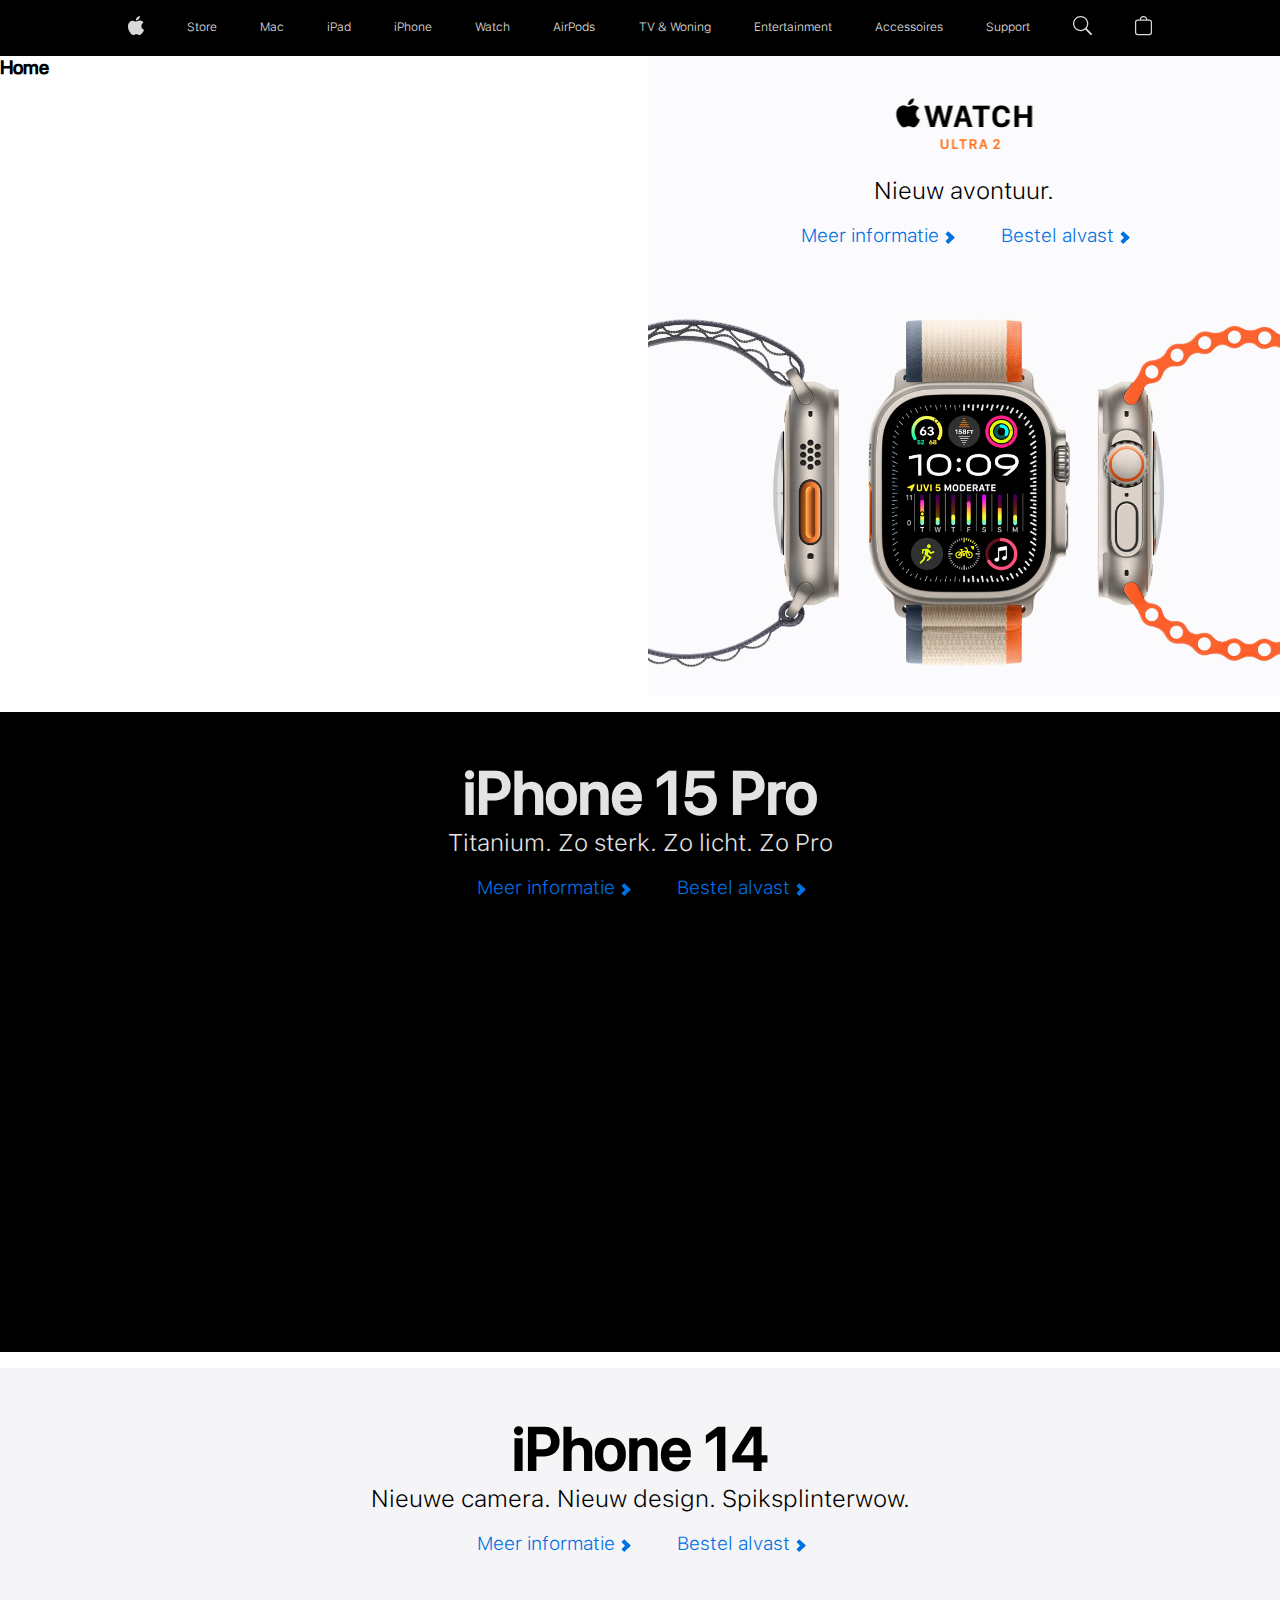
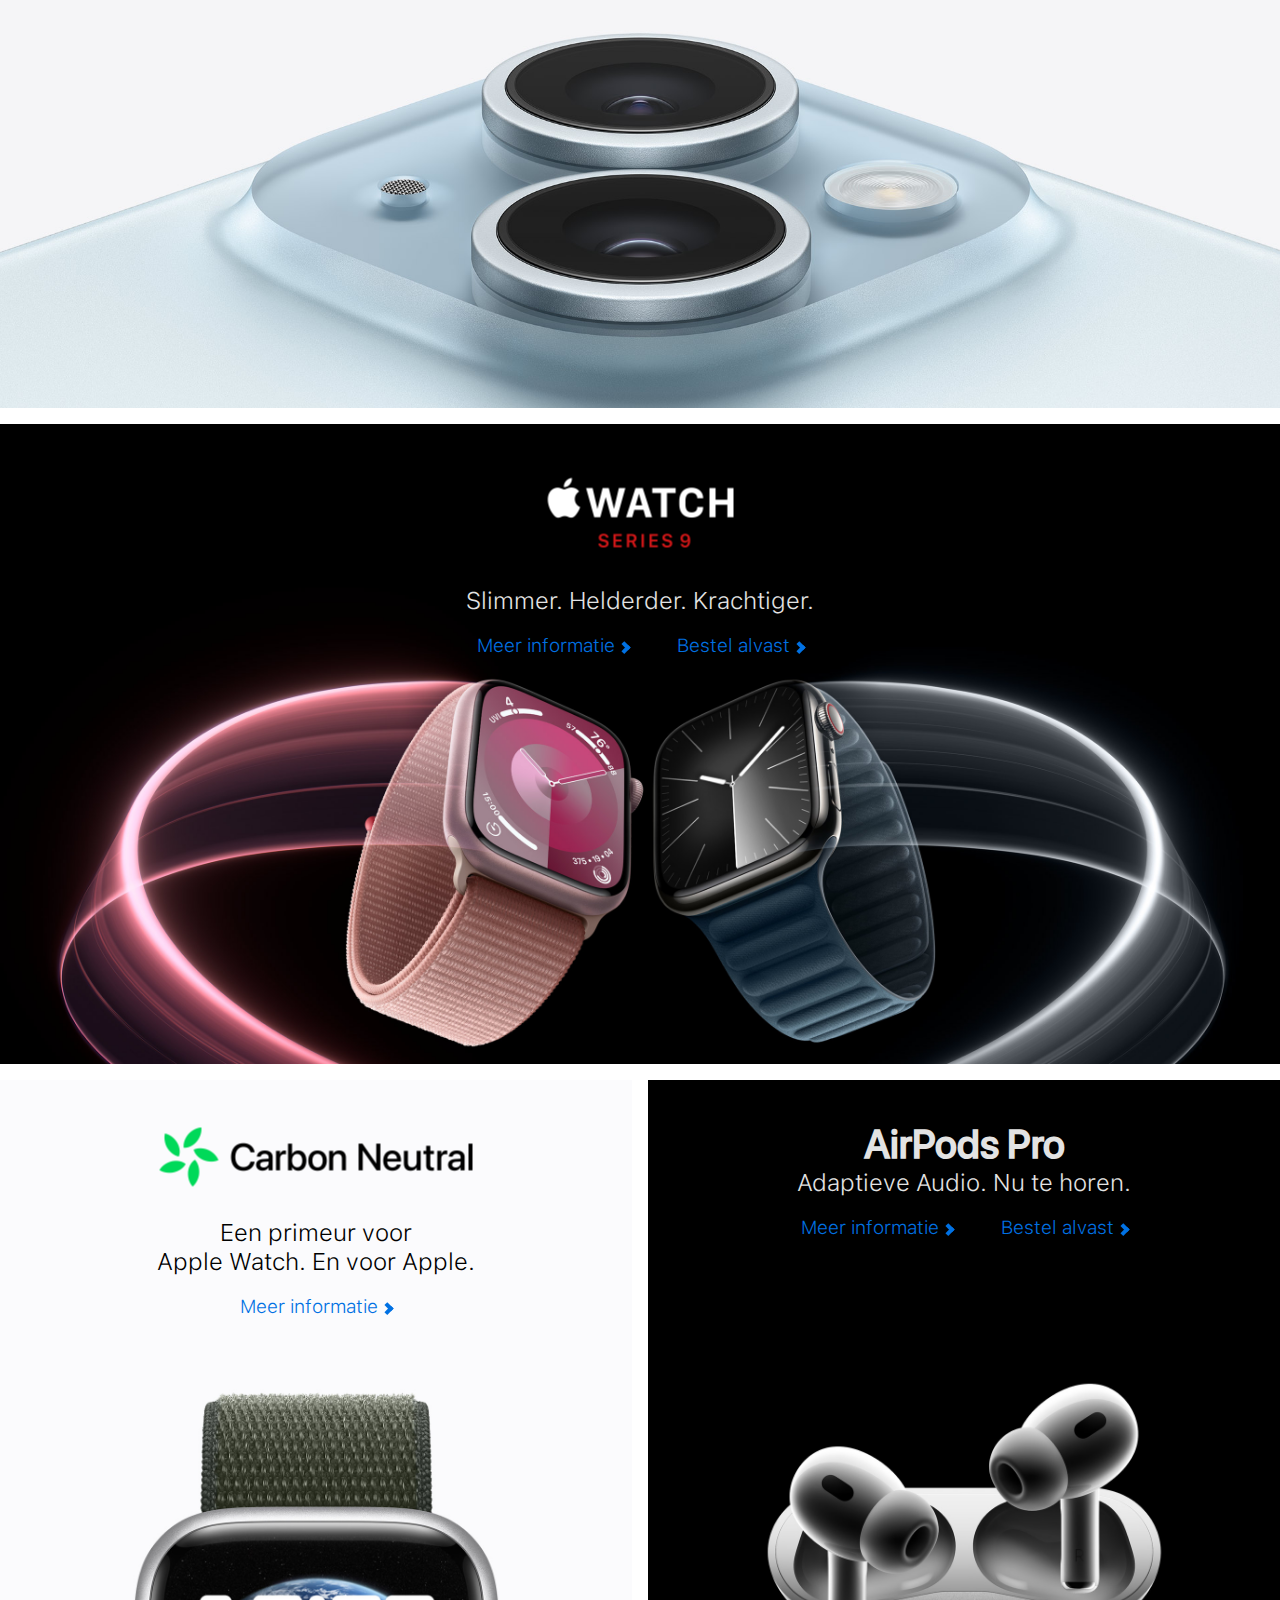
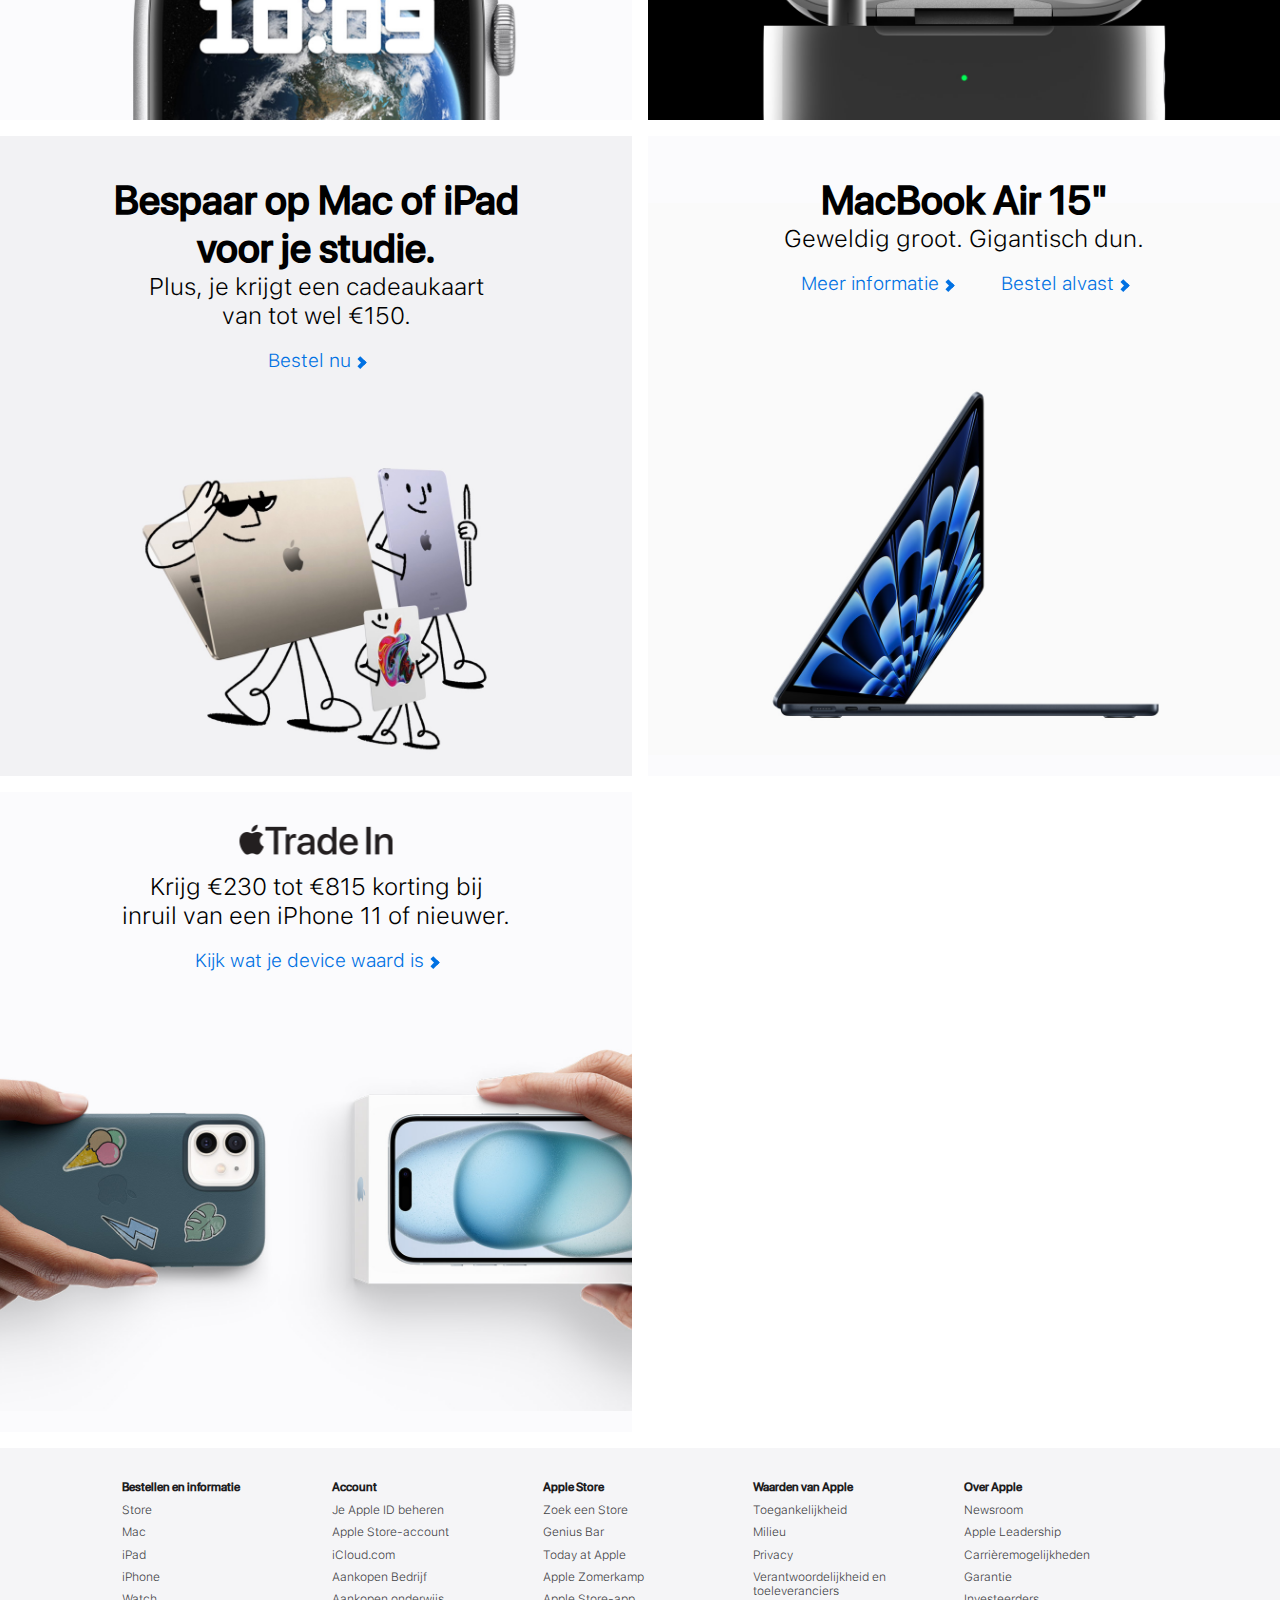
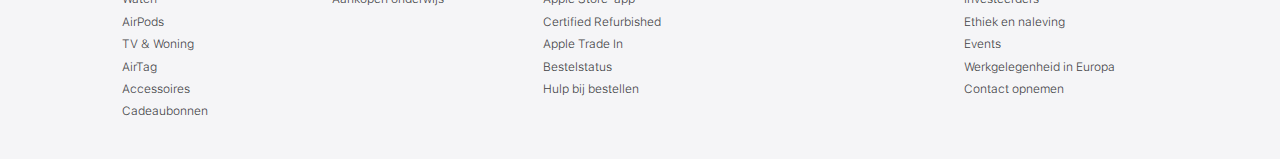
<file: index.html>
<!doctype html>
<html lang="nl">

<head>
	<meta charset="UTF-8">
	<meta name="author" content="jouw naam">
	<meta name="viewport" content="width=device-width, initial-scale=1">

	<title>Home - Apple (NL)</title>

	<link href="styles/style.css" rel="stylesheet">
	<link rel="icon" type="image/svg+xml" href="images/favicon.svg">
</head>

<body class="home">

	<header>
		<script defer src="scripts/script.js"></script>
		<nav aria-label="Hoofdmenu">
			<ul>
				<li><img src="./images/iconen/apple.logo.svg" alt="Apple logo"></li>
				<li><a href="iphone_14.html">Store</a></li>
				<li><a href="iphone_14.html">Mac</a></li>
				<li><a href="iphone_14.html">iPad</a></li>
				<li><a href="iphone_14.html">iPhone</a></li>
				<li><a href="iphone_14.html">Watch</a></li>
				<li><a href="iphone_14.html">AirPods</a></li>
				<li><a href="iphone_14.html">TV & Woning</a></li>
				<li><a href="iphone_14.html">Entertainment</a></li>
				<li><a href="iphone_14.html">Accessoires</a></li>
				<li><a href="iphone_14.html">Support</a></li>
				<li><img src="./images/iconen/glass.svg" alt="Zoek knop"></li>
				<li><img src="./images/iconen/bag.svg" alt="Winkelmandje"></li>
				<li><img src="./images/iconen/pause.svg" alt="Menu"></li>
			</ul>
		</nav>
	</header>

	<main>
		<h1>Home</h1>
		<article>
			<h2>iPhone 15 Pro</h2>
			<p>Titanium. Zo sterk. Zo licht. Zo Pro</p>
			<div>
			<a href="iphone_14.html"><p>Meer informatie <span></span></p></a>
			<a href="iphone_14.html"><p>Bestel alvast <span></span></p></a>
			</div>
		</article>

		<article>
			<h2>iPhone 14</h2>
			<p>Nieuwe camera. Nieuw design. Spiksplinterwow.</p>
			<div>
			<a href="iphone_14.html"><p>Meer informatie <span></span></p></a>
			<a href="iphone_14.html"><p>Bestel alvast <span></span></p></a>
			</div>
		</article>

		<article>
			<div><img src="./images/home/series.png" alt="Zoek knop"></div>
			<p>Slimmer. Helderder. Krachtiger.</p>
			<div>
			<a href="iphone_14.html"><p>Meer informatie <span></span></p></a>
			<a href="iphone_14.html"><p>Bestel alvast <span></span></p></a>
			</div>
		</article>

		<article>
			<div><img src="./images/home/ultra_logo.png" alt="Zoek knop"></div>
			<p>Nieuw avontuur.</p>
			<div>
			<a href="iphone_14.html"><p>Meer informatie <span></span></p></a>
			<a href="iphone_14.html"><p>Bestel alvast <span></span></p></a>
			</div>
		</article>

		<article>
			<div><img src="./images/home/carbon_logo.png" alt="Zoek knop"></div>
			<p>Een primeur voor <br>Apple Watch. En voor Apple.</p>
			<div>
			<a href="iphone_14.html"><p>Meer informatie <span></span></p></a>
			</div>
		</article>

		<article>
			<h2>AirPods Pro</h2>
			<p>Adaptieve Audio. Nu te horen.</p>
			<div>
			<a href="iphone_14.html"><p>Meer informatie <span></span></p></a>
			<a href="iphone_14.html"><p>Bestel alvast <span></span></p></a>
			</div>
		</article>

		<article>
			<h2>Bespaar op Mac of iPad <br>voor je studie.</h2>
			<p>Plus, je krijgt een cadeaukaart <br>van tot wel €150.</p>
			<div>
			<a href="iphone_14.html"><p>Bestel nu <span></span></p></a>
			</div>
		</article>

		<article>
			<h2>MacBook Air 15"</h2>
			<p>Geweldig groot. Gigantisch dun.</p>
			<div>
				<a href="iphone_14.html"><p>Meer informatie <span></span></p></a>
				<a href="iphone_14.html"><p>Bestel alvast <span></span></p></a>
			</div>
		</article>

		<article>
			<div><img src="./images/home/trade.png" alt="Zoek knop"></div>
			<p>Krijg €230 tot €815 korting bij <br>inruil van een iPhone 11 of nieuwer.</p>
			<div>
			<a href="iphone_14.html"><p>Kijk wat je device waard is <span></span></p></a>
			</div>
		</article>

	</main>

	<footer>
		<section>


			<section>
				<h3>Bestellen en informatie</h3>
				<a href="iphone_14.html"><p>Store</p></a>
				<a href="iphone_14.html"><p>Mac</p></a>
				<a href="iphone_14.html"><p>iPad</p></a>
				<a href="iphone_14.html"><p>iPhone</p></a>
				<a href="iphone_14.html"><p>Watch</p></a>
				<a href="iphone_14.html"><p>AirPods</p></a>
				<a href="iphone_14.html"><p>TV & Woning</p></a>
				<a href="iphone_14.html"><p>AirTag</p></a>
				<a href="iphone_14.html"><p>Accessoires</p></a>
				<a href="iphone_14.html"><p>Cadeaubonnen</p></a>
				<img src="./images/iconen/plus.svg" alt="Vouw menu uit">
			</section>

			<section>
				<h3>Account</h3>
				<a href="iphone_14.html"><p>Je Apple ID beheren</p></a>
				<a href="iphone_14.html"><p>Apple Store-account</p></a>
				<a href="iphone_14.html"><p>iCloud.com</p></a>
				<a href="iphone_14.html"><p>Aankopen Bedrijf</p></a>
				<a href="iphone_14.html"><p>Aankopen onderwijs</p></a>
				<img src="./images/iconen/plus.svg" alt="Vouw menu uit">
			</section>

			<section>
				<h3>Apple Store</h3>
				<a href="iphone_14.html"><p>Zoek een Store</p></a>
				<a href="iphone_14.html"><p>Genius Bar</p></a>
				<a href="iphone_14.html"><p>Today at Apple</p></a>
				<a href="iphone_14.html"><p>Apple Zomerkamp</p></a>
				<a href="iphone_14.html"><p>Apple Store-app</p></a>
				<a href="iphone_14.html"><p>Certified Refurbished</p></a>
				<a href="iphone_14.html"><p>Apple Trade In</p></a>
				<a href="iphone_14.html"><p>Bestelstatus</p></a>
				<a href="iphone_14.html"><p>Hulp bij bestellen</p></a>
				<img src="./images/iconen/plus.svg" alt="Vouw menu uit">
			</section>

			<section>
				<h3>Waarden van Apple</h3>
				<a href="iphone_14.html"><p>Toegankelijkheid</p></a>					
				<a href="iphone_14.html"><p>Milieu</p></a>
				<a href="iphone_14.html"><p>Privacy</p></a>
				<a href="iphone_14.html"><p>Verantwoordelijkheid en toeleveranciers</p></a>
				<img src="./images/iconen/plus.svg" alt="Vouw menu uit">
			</section>

			<section>
				<h3>Over Apple</h3>
				<a href="iphone_14.html"><p>Newsroom</p></a>
				<a href="iphone_14.html"><p>Apple Leadership</p></a>
				<a href="iphone_14.html"><p>Carrièremogelijkheden</p></a>
				<a href="iphone_14.html"><p>Garantie</p></a>
				<a href="iphone_14.html"><p>Investeerders</p></a>
				<a href="iphone_14.html"><p>Ethiek en naleving</p></a>						
				<a href="iphone_14.html"><p>Events</p></a>
				<a href="iphone_14.html"><p>Werkgelegenheid in Europa</p></a>
				<a href="iphone_14.html"><p>Contact opnemen</p></a>
				<img src="./images/iconen/plus.svg" alt="Vouw menu uit">
			</section>


		</section>
	</footer>

</body>

</html>
</file>
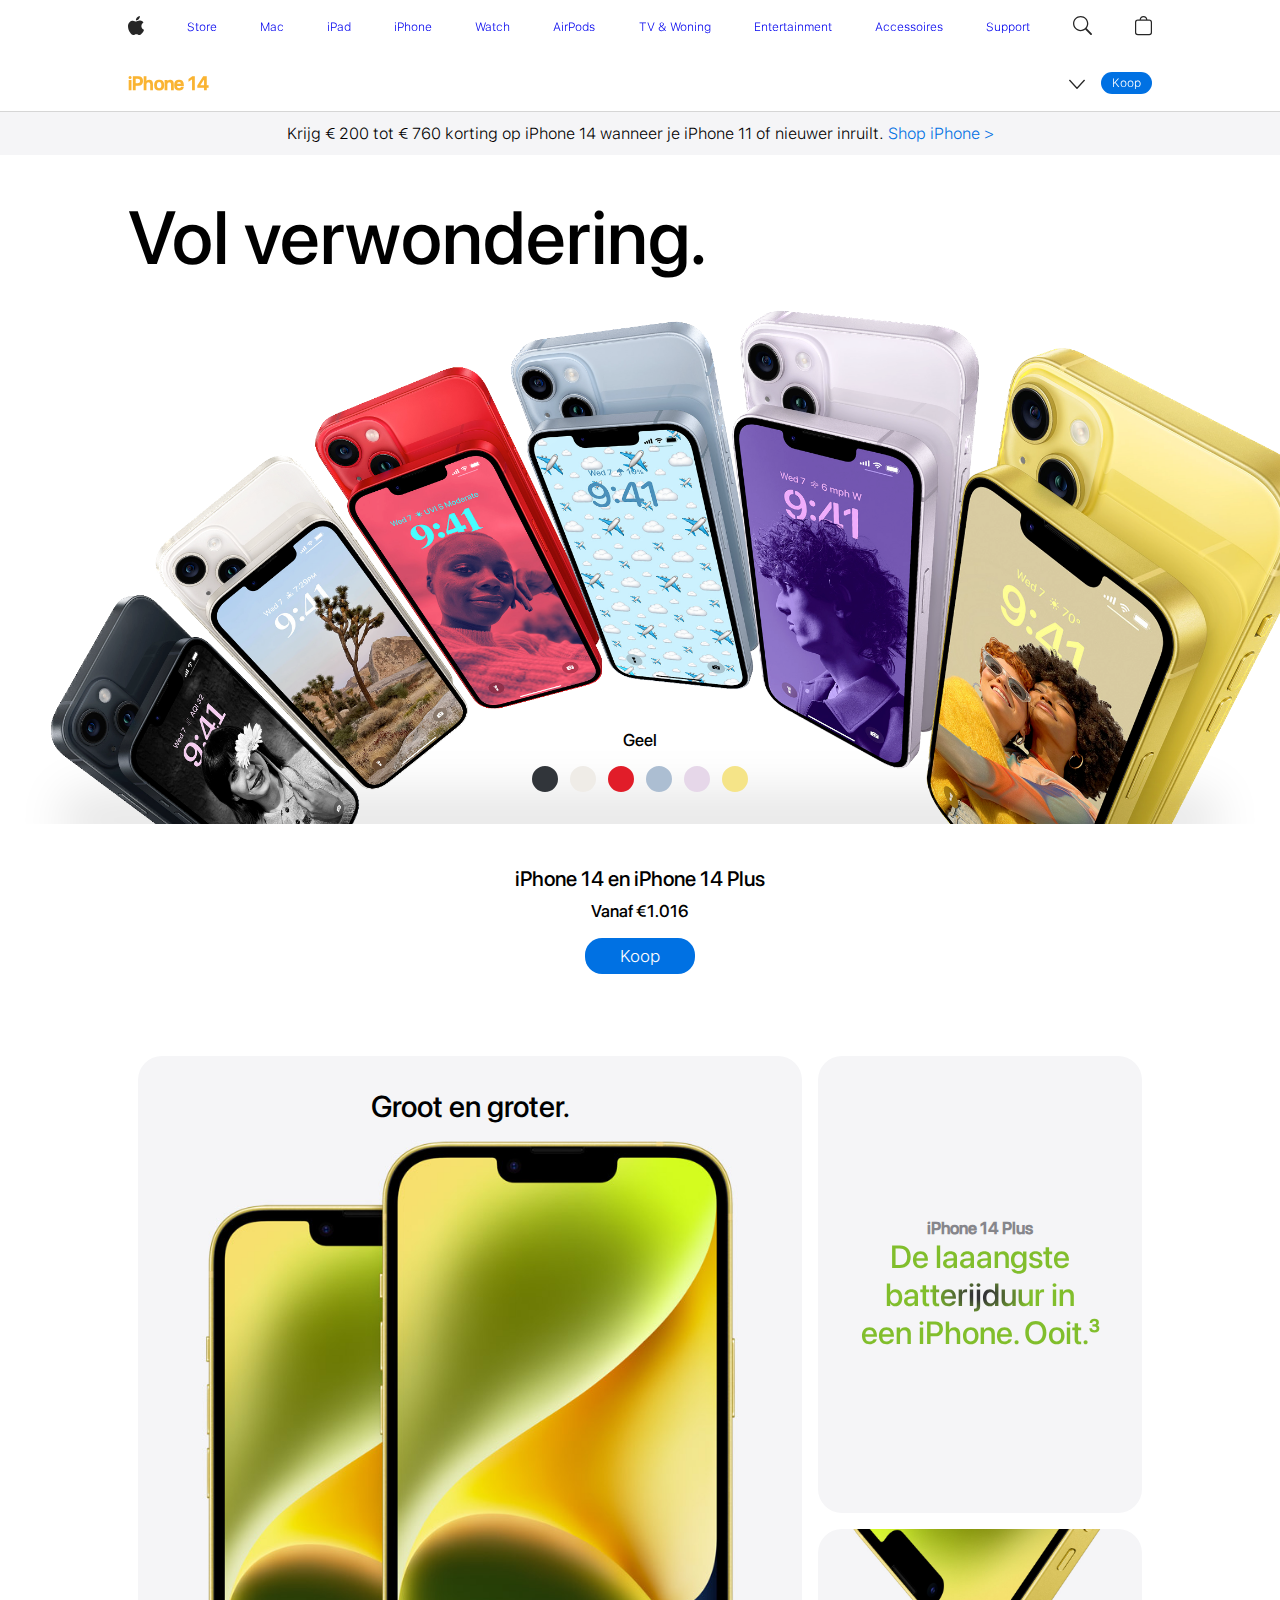
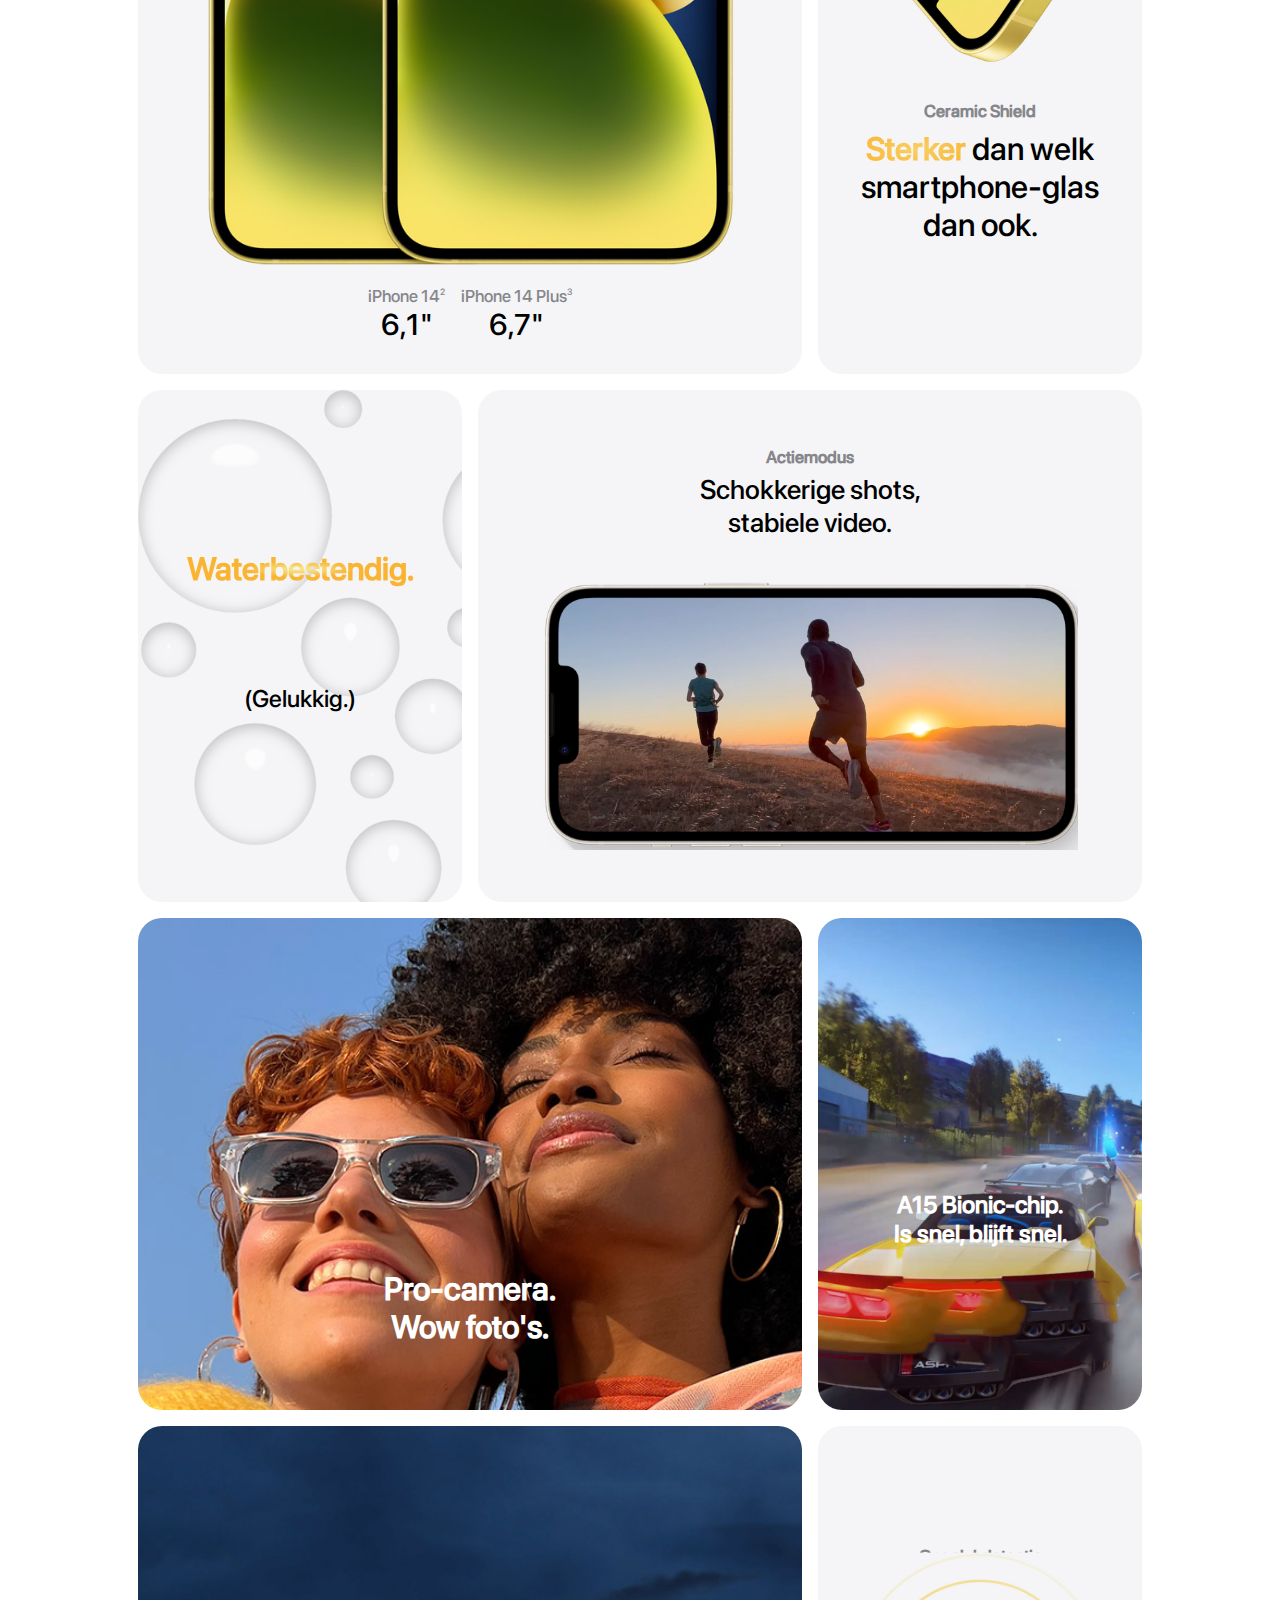
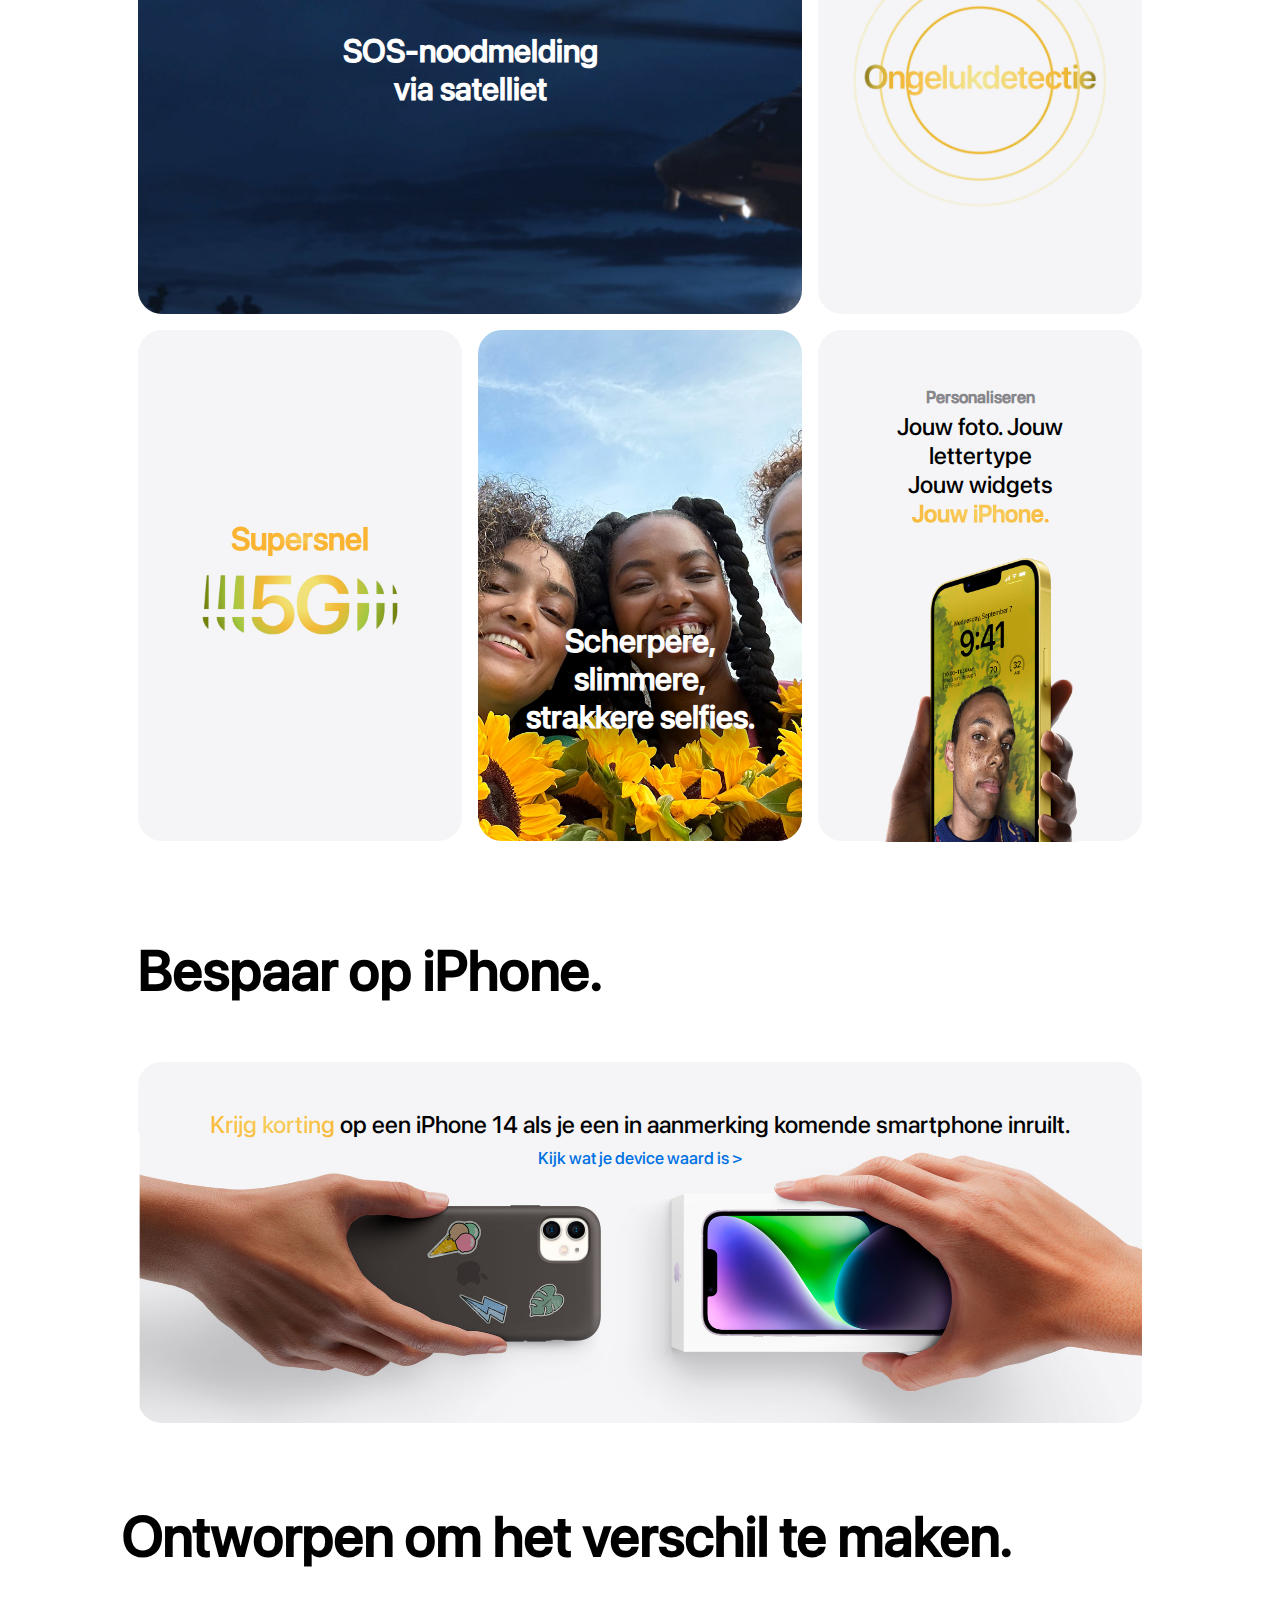
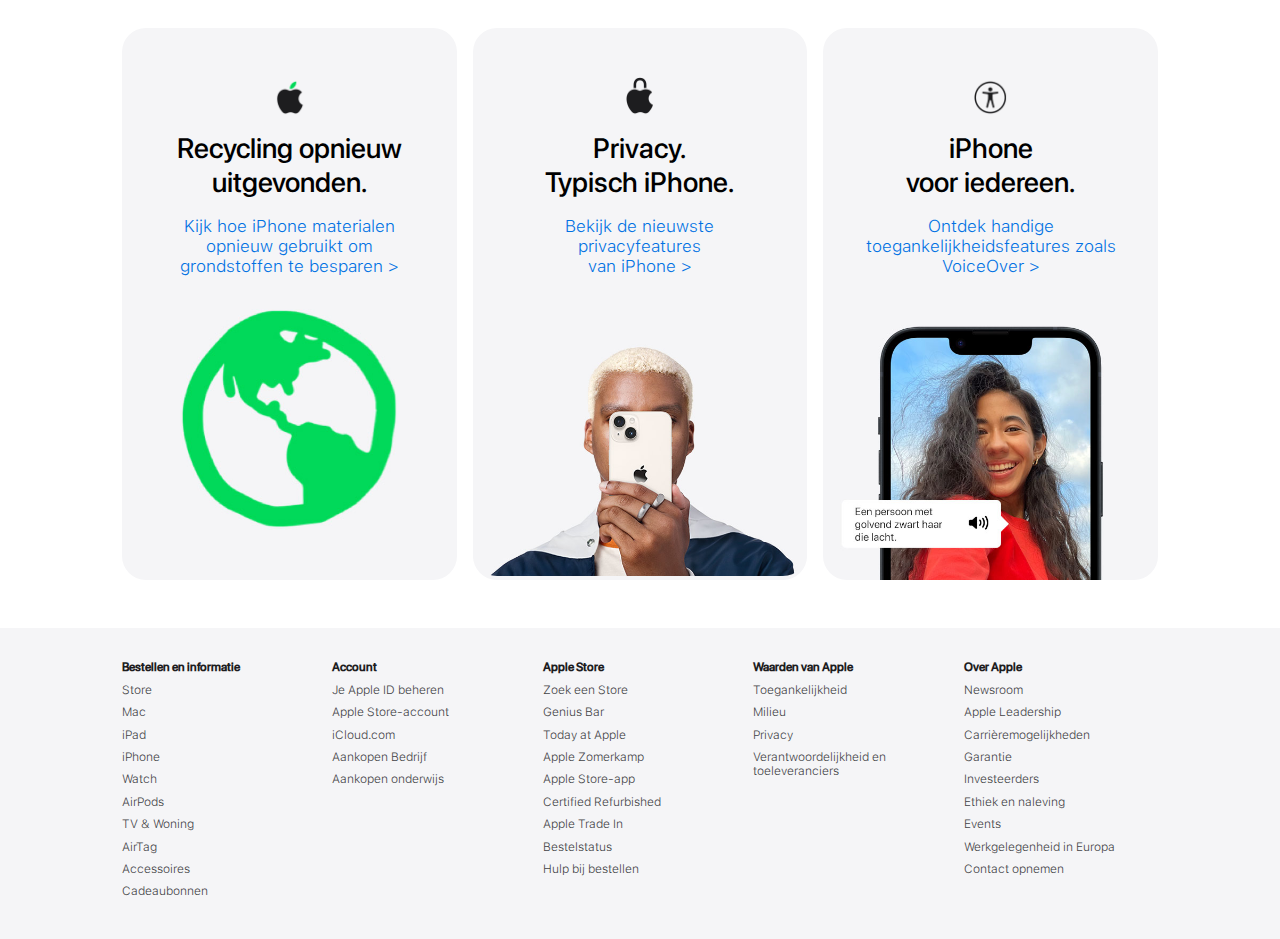
<file: iphone_14.html>
<!doctype html>
<html lang="nl">

<head>
	<meta charset="UTF-8">
	<meta name="author" content="jouw naam">
	<meta name="viewport" content="width=device-width, initial-scale=1">

	<title>iPhone 14 - Apple (NL)</title>

	<link href="styles/style.css" rel="stylesheet">
	<link rel="icon" type="image/svg+xml" href="images/favicon.svg">
</head>

<body>

	<header>
		<script defer src="scripts/script.js"></script>
		<nav aria-label="Hoofdmenu">
			<ul>
				<li><img src="./images/iconen/apple.logo.svg" alt="Apple logo"></li>
				<li><a href="index.html">Store</a></li>
				<li><a href="index.html">Mac</a></li>
				<li><a href="index.html">iPad</a></li>
				<li><a href="index.html">iPhone</a></li>
				<li><a href="index.html">Watch</a></li>
				<li><a href="index.html">AirPods</a></li>
				<li><a href="index.html">TV & Woning</a></li>
				<li><a href="index.html">Entertainment</a></li>
				<li><a href="index.html">Accessoires</a></li>
				<li><a href="index.html">Support</a></li>
				<li><img src="./images/iconen/glass.svg" alt="Zoek knop"></li>
				<li><img src="./images/iconen/bag.svg" alt="Winkelmandje"></li>
				<li><img src="./images/iconen/pause.svg" alt="Menu"></li>
			</ul>
		</nav>

		<nav>
			<section>
				<h1>iPhone 14</h1>
			</section>
			<section>
				<img src="./images/iconen/chevron.down.svg" alt="Ontdek meer over iPhone">
				<a href="index.html">
					<button>Koop</button>
				</a>
		</section>
		</nav>
	</header>

	<main>
		<div>
			<p>Krijg € 200 tot € 760 korting op iPhone 14 wanneer je iPhone 11 of nieuwer inruilt. <a href="index.html">Shop iPhone ></a>
			</p>
		</div>

		<section>
			<h2>Vol verwondering.</h2>
			<article id="achtergrond_ip">
				<p id="displaykleur">Geel</p>
				<!-- <button id="btn">Show Selected Value</button> -->
				<nav>
					<button id="middernacht"></button>
					<button id="sterrenlicht"></button>
					<button id="rood"></button>
					<button id="blauw"></button>
					<button id="paars"></button>
					<button id="geel"></button>
				</nav>
			</article>
		</section>

		<section>
			<h2>iPhone 14 en iPhone 14 Plus</h2>
			<p>Vanaf €1.016</p>
			<a id="#koop_ip">
				<button>Koop</button>
			</a>

		</section>

		<section>
			<article>
				<p>Groot en groter.</p>
				<img src="./images/Geel/ip1.jpg" alt="Zoek knop" id="frontIP">
				<section>
					<li>
						<p>iPhone 14<sub>2</sub></p>
						<p>6,1"</p>
					</li>
					<li>
						<p>iPhone 14 Plus<sub>3</sub></p>
						<p>6,7"</p>
					</li>
				</section>
			</article>

			<article>
				<h3>iPhone 14 Plus</h3>
				<p>De laaangste <br> batterijduur in <br> een iPhone. Ooit.<sub>3</sub></p>
			</article>

			<article>
				<img src="./images/Geel/ceramic.jpg" alt="Zoek knop" id="ceramic">
				<h3>Ceramic Shield</h3>
				<p><strong>Sterker</strong> dan welk <br>smartphone-glas <br>dan ook.</p>
			</article>

			<article>
				<h3>Waterbestendig.</h3>
				<p>(Gelukkig.)</p>
			</article>

			<article>
				<h3>Actiemodus</h3>
				<p>Schokkerige shots, <br>stabiele video.</p>
				<img src="./images/achtergronden/action_mode.png" alt="Zoek knop">
			</article>

			<article>
				<h3>Pro-camera. <br>Wow foto's.</h3>
			</article>

			<article>
				<h3>A15 Bionic-chip. <br>Is snel, blijft snel.</h3>
			</article>

			<article>
				<h3>SOS-noodmelding<br>via satelliet</h3>
			</article>

			<article>
				<h3>Ongelukdetectie</h3>
				<img src="./images/Geel/ongeluk.jpg" alt="Zoek knop" id="ongeluk">
			</article>

			<article>
				<h3>Supersnel</h3>
				<img src="./images/Geel/5g.jpg" alt="Zoek knop" id="vijf_g">
			</article>

			<article>
				<h3>Scherpere, slimmere, <br>strakkere selfies.</h3>
			</article>

			<article id="draaien">
				<div>
				<h3>Personaliseren</h3>
				<p>Jouw foto. Jouw lettertype<br>Jouw widgets <br><strong>Jouw iPhone.</strong></p></div>
				<div><img src="./images/Geel/personaliseer.jpg" alt="Zoek knop" id="personaliseer"></div>
			</article>

		</section>

		<section>
			<h2>Bespaar op iPhone.</h2>

			<article>
				<h3><strong> Krijg korting</strong> op een iPhone 14 als je een in aanmerking komende smartphone inruilt.</h3>
				<a href="index.html">
					<p>Kijk wat je device waard is ></p>
				</a>
			</article>

		</section>

		<section>
			<h2>Ontworpen om het verschil te maken.</h2>
			<article>
				<img src="./images/iconen/milieu.png" alt="Apple logo">
				<h3>Recycling opnieuw uitgevonden.</h3>
				<a href="index.html">
					<p>Kijk hoe iPhone materialen opnieuw gebruikt om grondstoffen te besparen ></p>
				</a>
				<img src="./images/achtergronden/milieu.jpg" alt="Apple logo">
			</article>

			<article>
				<img src="./images/iconen/privacy.png" alt="Apple logo">
				<h3>Privacy. <br>Typisch iPhone.</h3>
				<a href="index.html">
					<p>Bekijk de nieuwste privacyfeatures <br>van iPhone ></p>
				</a>
				<img src="./images/achtergronden/privacy.jpg" alt="Apple logo">
			</article>

			<article>
				<img src="./images/iconen/toegankelijkheid.png" alt="Apple logo">
				<h3>iPhone <br>voor iedereen.</h3>
				<a href="index.html">
					<p>Ontdek handige toegankelijkheidsfeatures zoals VoiceOver ></p>
				</a>
				<img src="./images/achtergronden/toegankelijkheid.jpg" alt="Apple logo">
			</article>
		</section>
	</main>

	<footer>
		<section>


			<section>
				<h3>Bestellen en informatie</h3>
				<a href="index.html"><p>Store</p></a>
				<a href="index.html"><p>Mac</p></a>
				<a href="index.html"><p>iPad</p></a>
				<a href="index.html"><p>iPhone</p></a>
				<a href="index.html"><p>Watch</p></a>
				<a href="index.html"><p>AirPods</p></a>
				<a href="index.html"><p>TV & Woning</p></a>
				<a href="index.html"><p>AirTag</p></a>
				<a href="index.html"><p>Accessoires</p></a>
				<a href="index.html"><p>Cadeaubonnen</p></a>
				<img src="./images/iconen/plus.svg" alt="Vouw menu uit">
			</section>

			<section>
				<h3>Account</h3>
				<a href="index.html"><p>Je Apple ID beheren</p></a>
				<a href="index.html"><p>Apple Store-account</p></a>
				<a href="index.html"><p>iCloud.com</p></a>
				<a href="index.html"><p>Aankopen Bedrijf</p></a>
				<a href="index.html"><p>Aankopen onderwijs</p></a>
				<img src="./images/iconen/plus.svg" alt="Vouw menu uit">
			</section>

			<section>
				<h3>Apple Store</h3>
				<a href="index.html"><p>Zoek een Store</p></a>
				<a href="index.html"><p>Genius Bar</p></a>
				<a href="index.html"><p>Today at Apple</p></a>
				<a href="index.html"><p>Apple Zomerkamp</p></a>
				<a href="index.html"><p>Apple Store-app</p></a>
				<a href="index.html"><p>Certified Refurbished</p></a>
				<a href="index.html"><p>Apple Trade In</p></a>
				<a href="index.html"><p>Bestelstatus</p></a>
				<a href="index.html"><p>Hulp bij bestellen</p></a>
				<img src="./images/iconen/plus.svg" alt="Vouw menu uit">
			</section>

			<section>
				<h3>Waarden van Apple</h3>
				<a href="index.html"><p>Toegankelijkheid</p></a>					
				<a href="index.html"><p>Milieu</p></a>
				<a href="index.html"><p>Privacy</p></a>
				<a href="index.html"><p>Verantwoordelijkheid en toeleveranciers</p></a>
				<img src="./images/iconen/plus.svg" alt="Vouw menu uit">
			</section>

			<section>
				<h3>Over Apple</h3>
				<a href="index.html"><p>Newsroom</p></a>
				<a href="index.html"><p>Apple Leadership</p></a>
				<a href="index.html"><p>Carrièremogelijkheden</p></a>
				<a href="index.html"><p>Garantie</p></a>
				<a href="index.html"><p>Investeerders</p></a>
				<a href="index.html"><p>Ethiek en naleving</p></a>						
				<a href="index.html"><p>Events</p></a>
				<a href="index.html"><p>Werkgelegenheid in Europa</p></a>
				<a href="index.html"><p>Contact opnemen</p></a>
				<img src="./images/iconen/plus.svg" alt="Vouw menu uit">
			</section>


		</section>
	</footer>

</body>

</html>
</file>
<file: styles/style.css>
/**************/
/* CSS REMEDY */
/**************/
*,
*::after,
*::before {
	box-sizing: border-box;
	margin: 0;
	padding: 0;
	scroll-behavior: smooth;
}




/* //////////////////////////
	VARIABELEN 
////////////////////////// */
:root {
	--color-text: #111;
	--color-background: #eee;
	--ip-middernacht: #31353A;
	--ip-sterrenlicht: #EFECE7;
	--ip-rood: #E11D29;
	--ip-blauw: #acbed2;
	--ip-paars: #E6D7E9;
	--ip-geel: #F5E488;

	--ip-middernacht-donker: #481e6e;
	--ip-sterrenlicht-donker: #a49282;
	--ip-rood-donker: #e1441d;
	--ip-blauw-donker: #207bdb;
	--ip-paars-donker: #c055d6;
	--ip-geel-donker: #fab432;

	--h3-kleur: var(--ip-geel);
	--h3-kleur-donker: var(--ip-geel-donker);

	--h2-kleur: black;
	--footer-h3: #1d1d1f;
	--footer-p: #424245;
}




/* //////////////////////////
	KOPTEKSTEN 
////////////////////////// */

@font-face {
	font-family: 'Regular';
	src: url('../assets/fonts/SF-Pro-Text-Light.otf');
}

@font-face {
	font-family: 'Display';
	src: url('../assets/fonts/SF-Pro-Display-Medium.otf');
}

p {
	font-family: 'Regular';
	font-size: 12px;
}

h1 {
	font-family: 'Display';
	font-size: 19px;
}

h2 {
	font-family: 'Display';
	font-size: 32px;
	color: var(--h2-kleur)
}

h3 {
	font-family: 'Display';
	font-size: 17px;
	color: #86868b;
	text-align: center;
}

li {
	font-family: 'Regular';
	font-size: 12px;
}

/* //////////////////////////
	NAVIGATIE 
////////////////////////// */


header>nav:nth-of-type(1) ul {
	justify-content: space-between;
}

header>nav:nth-of-type(2) {
	justify-content: space-between;
}

header nav:nth-of-type(2),
header nav:nth-of-type(2) section:nth-of-type(2) {
	display: flex;
}

nav ul,
nav:nth-of-type(2) {
	display: flex;
	padding: 16px;
}

nav:nth-of-type(2) section:nth-of-type(2) {
	gap: 1em;
}

nav:nth-of-type(2) {
	border-bottom: 1px solid rgba(0, 0, 0, 0.16);
}

nav:nth-of-type(2) h1 {
	color: var(--h3-kleur-donker)
}

nav section:first-of-type {
	justify-content: flex-start;
}

nav ul li:nth-of-type(2),
nav ul li:nth-of-type(3),
nav ul li:nth-of-type(4),
nav ul li:nth-of-type(5),
nav ul li:nth-of-type(6),
nav ul li:nth-of-type(7),
nav ul li:nth-of-type(8),
nav ul li:nth-of-type(9),
nav ul li:nth-of-type(10),
nav ul li:nth-of-type(11) {
	margin-top: 0.3em;
}

img {
	scale: 100%;
	align-self: center;
}

nav ul li:last-of-type img {
	transform: rotate(90deg);
}

header {
	position: sticky;
	top: -3em;
	z-index: 2;
	backdrop-filter: blur(1em);
	-webkit-backdrop-filter: blur(1em);
}

.home header {
	top: 0em;
}

/* //////////////////////////
	NAVIGATIE - HOME AANPASSINGEN
////////////////////////// */

.home header nav {
	background-color: black;
}

.home header nav li a {
	color: #e3e3e3;
}

.home header nav ul img {
	filter: brightness(0) invert(1);
}


main>div:first-of-type {
	background-color: #f5f5f7;
	padding: 12px;
	text-align: center;
	padding-left: 5em;
	padding-right: 5em;
}


main>div:first-of-type a {
	color: #0071e3;
}



/* //////////////////////////
	VOL VERWONDERING 
////////////////////////// */

main>section:nth-of-type(1) h2 {
	text-align: center;
	padding-top: 2em;
	font-size: 35px;
	font-weight: lighter;
}

main>section p {
	text-align: center;
	font-family: 'Display';
	font-size: 17px;
}

main section:nth-of-type(1) article {
	display: flex;
	justify-content: center;
	align-items: center;
	flex-direction: column;
	background-image: url("../images/achtergronden/14_lineup.png");
	background-size: 400%;
	background-repeat: no-repeat;
	background-position: 30% -20%;
	transition: background-position 1s ease-in-out;
}



/* //////////////////////////
	KIES EEN KLEUR 
////////////////////////// */

main section:nth-of-type(1) nav {
	display: flex;
	gap: 0.75em;
	justify-content: center;
	margin-top: 1em;
	margin-bottom: 2em;
}

main section:nth-of-type(1) nav div {
	position: sticky;
	top: -3em;
	z-index: 3;
}

main>section:nth-of-type(1) p {
	margin-top: 110%;
}

main section:nth-of-type(1) nav button {
	border-radius: 50%;
}

main section:nth-of-type(1) nav button:nth-of-type(1) {
	border: 1em solid var(--ip-middernacht);
}

main section:nth-of-type(1) nav button:nth-of-type(2) {
	border: 1em solid var(--ip-sterrenlicht);
}

main section:nth-of-type(1) nav button:nth-of-type(3) {
	border: 1em solid var(--ip-rood);
}

main section:nth-of-type(1) nav button:nth-of-type(4) {
	border: 1em solid var(--ip-blauw);
}

main section:nth-of-type(1) nav button:nth-of-type(5) {
	border: 1em solid var(--ip-paars);
}

main section:nth-of-type(1) nav button:nth-of-type(6) {
	border: 1em solid var(--ip-geel);
}

main>section:nth-of-type(2) {
	box-shadow: 0 -6em 3em -4em rgba(0, 0, 0, 0.1);
}

main section:nth-of-type(1) nav button:nth-of-type(1):hover {
	animation-name: button-shadow-zwart;
	animation-duration: 1s;
	animation-timing-function: ease-in-out;
	animation-direction: alternate;
}

@keyframes button-shadow-zwart {
	50% {
		box-shadow: 0em 0em 1em var(--ip-middernacht-donker)
	}
}

main section:nth-of-type(1) nav button:nth-of-type(2):hover {
	animation-name: button-shadow-sterrenlicht;
	animation-duration: 1s;
	animation-timing-function: ease-in-out;
	animation-direction: alternate;
}

@keyframes button-shadow-sterrenlicht {
	50% {
		box-shadow: 0em 0em 1em var(--ip-sterrenlicht-donker)
	}
}

main section:nth-of-type(1) nav button:nth-of-type(3):hover {
	animation-name: button-shadow-rood;
	animation-duration: 1s;
	animation-timing-function: ease-in-out;
	animation-direction: alternate;
}

@keyframes button-shadow-rood {
	50% {
		box-shadow: 0em 0em 1em var(--ip-rood-donker)
	}
}

main section:nth-of-type(1) nav button:nth-of-type(4):hover {
	animation-name: button-shadow-blauw;
	animation-duration: 1s;
	animation-timing-function: ease-in-out;
	animation-direction: alternate;
}

@keyframes button-shadow-blauw {
	50% {
		box-shadow: 0em 0em 1em var(--ip-blauw-donker);
	}
}

main section:nth-of-type(1) nav button:nth-of-type(5):hover {
	animation-name: button-shadow-paars;
	animation-duration: 1s;
	animation-timing-function: ease-in-out;
	animation-direction: alternate;
}

@keyframes button-shadow-paars {
	50% {
		box-shadow: 0em 0em 1em var(--ip-paars-donker)
	}
}

main section:nth-of-type(1) nav button:nth-of-type(6):hover {
	animation-name: button-shadow-geel;
	animation-duration: 1s;
	animation-timing-function: ease-in-out;
	animation-direction: alternate;
}

@keyframes button-shadow-geel {
	50% {
		box-shadow: 0em 0em 1em var(--ip-geel-donker)
	}
}

/* //////////////////////////
	KOOP IPHONE 
////////////////////////// */
main>section:nth-of-type(2) {
	display: flex;
	flex-direction: column;
	justify-content: center;
	align-items: center;
}

main>section:nth-of-type(2) p {
	color: var(--h2-kleur)
}

section:nth-of-type(2) h2 {
	text-align: center;
	padding-top: 2em;
	font-size: 21px;
	font-weight: lighter;
	margin-bottom: 0.5em;
}

/* //////////////////////////
	GRID 
////////////////////////// */

main section:nth-of-type(3),
main section:nth-of-type(4),
main section:nth-of-type(5) {
	display: grid;
	gap: 1em;
	grid-template-columns: repeat(auto-fit, minmax(250px, 1fr));
	grid-auto-flow: dense;
	padding: 2em;
	max-width: 1100px;
	margin: auto;
}

section:nth-of-type(3) article {
	background-color: #f5f5f7;
	padding: 2em;
	border-radius: 1.5em;
}

section:nth-of-type(3) article:hover,
section:nth-of-type(4) article:hover,
section:nth-of-type(5) article:hover {
	scale: 0.975;
	transition: scale 0.2s ease-in-out;
}

section:nth-of-type(3) article,
section:nth-of-type(4) article,
section:nth-of-type(5) article {
	transition: scale 0.2s ease-in-out;
}



/* //////////////////////////
	CONTAINER - GROOT EN GROTER
////////////////////////// */

section:nth-of-type(3) article:nth-of-type(1) p:nth-last-of-type(1) {
	font-size: 30px;
}

section:nth-of-type(3) article:nth-of-type(1) li p:nth-of-type(1) {
	color: #86868b;
}

section:nth-of-type(3) article:nth-of-type(1) section {
	display: flex;
	justify-content: center;
	gap: 1em;
}

section:nth-of-type(3) article img {
	width: 100%;
	height: auto;
	padding-left: 2em;
	padding-right: 2em;
	padding-top: 1em;
	padding-bottom: 1em;
}


li {
	list-style: none;
}

section:nth-of-type(3) article:nth-of-type(1) sub {
	vertical-align: super;
	font-size: xx-small
}

/* //////////////////////////
	CONTAINER 2 - BATTERIJ
////////////////////////// */

section:nth-of-type(3) article:nth-of-type(2) {
	padding-left: 2em;
	padding-right: 2em;
	padding-top: 7em;
	padding-bottom: 7em;
	display: flex;
	justify-content: center;
	align-items: center;
	flex-direction: column;
}

section:nth-of-type(3) article:nth-of-type(2) p:nth-last-of-type(1) {
	font-size: 32px;
	background-image: radial-gradient(#333336 5%, #81be2c 30%, #81be2c 10%);
	-webkit-background-clip: text;
	background-clip: text;
	-webkit-text-fill-color: transparent;
}

section:nth-of-type(3) article:nth-of-type(2) sub {
	vertical-align: super;
	font-size: large;
	font-weight: bolder;
}

/* //////////////////////////
	CONTAINER 3 - CERAMIC SHIELD
////////////////////////// */

section:nth-of-type(3) article:nth-of-type(3) p:nth-last-of-type(1) {
	font-size: 32px;
}

section:nth-of-type(3) article:nth-of-type(3) img {
	padding: 0px;
	margin-top: -2em;
}

section:nth-of-type(3) article:nth-of-type(3) h3 {
	margin-top: 2em;
	margin-bottom: 0.5em;
}

section:nth-of-type(3) article:nth-of-type(3) p:hover {
	color: var(--h3-kleur-donker);
	transition: color 0.5s ease-in-out;
}

section:nth-of-type(3) article:nth-of-type(3) p {
	color: black;
	transition: color 0.5s ease-in-out;
}



/* //////////////////////////
	CONTAINER 4 - WATER BESTENDIG
////////////////////////// */

section:nth-of-type(3) article:nth-of-type(4) {
	background-image: url("../images/achtergronden/water.png");
	background-size: 200%;
}

section:nth-of-type(3) article:nth-of-type(4) h3 {
	font-size: 32px;
	background-image: radial-gradient(var(--h3-kleur) 5%, var(--h3-kleur-donker) 30%);
	-webkit-background-clip: text;
	background-clip: text;
	-webkit-text-fill-color: transparent;
	margin-top: 4em;
}

section:nth-of-type(3) article:nth-of-type(4) p {
	font-size: 24px;
	margin-top: 4em;
	margin-bottom: 2.5em;
}

section:nth-of-type(3) article:nth-of-type(4) {
	animation-name: waterbestendig;
	animation-duration: 10s;
	animation-timing-function: ease-in-out;
	animation-direction: alternate;
	animation-iteration-count: infinite;
}

@keyframes waterbestendig {

	0%,
	100% {
		background-size: 200%;
		background-position: 0% 200%;
	}

	50% {
		background-position: 0% -200%;
		background-size: 190%;
	}
}


/* //////////////////////////
	CONTAINER 5 - ACTION MODE
////////////////////////// */

section:nth-of-type(3) article:nth-of-type(5) h3 {
	margin-top: 1.5em;
}

section:nth-of-type(3) article:nth-of-type(5) p {
	font-size: 27px;
	margin-top: 0.2em;
	margin-bottom: 1em;
}

section:nth-of-type(3) article:nth-of-type(5) img {
	scale: auto;
}

section:nth-of-type(3) article:nth-of-type(5) img:hover {
	animation: shake 2s ease infinite;
	animation-direction: alternate;
	animation-iteration-count: initial;
}

section:nth-of-type(3) article:nth-of-type(5) p:hover {
	animation: shake 2s ease infinite;
	animation-direction: alternate;
	animation-iteration-count: initial;
}


@keyframes shake {

	0%,
	100% {
		transform: translateX(0);
	}

	10%,
	30%,
	50%,
	70%,
	90% {
		transform: translateX(-10px);
	}

	20%,
	40%,
	60%,
	80% {
		transform: translateX(10px);
	}
}


/* //////////////////////////
	CONTAINER 6 - CAMERA
////////////////////////// */

section:nth-of-type(3) article:nth-of-type(6) {
	background-image: url("../images/Geel/camera.png");
	background-size: 120%;
	background-repeat: no-repeat;
}

section:nth-of-type(3) article:nth-of-type(6) h3 {
	font-size: 32px;
	color: white;
	margin-top: 10em;
	margin-bottom: 1em;
}

/* //////////////////////////
	CONTAINER 7 - CHIP
////////////////////////// */

section:nth-of-type(3) article:nth-of-type(7) {
	background-image: url("../images/Geel/chip.png");
	background-size: 150%;
	background-repeat: no-repeat;
}

section:nth-of-type(3) article:nth-of-type(7) h3 {
	font-size: 24px;
	color: white;
	margin-top: 10em;
	margin-bottom: 1em;
}

/* //////////////////////////
	CONTAINER 8 - SOS
////////////////////////// */

section:nth-of-type(3) article:nth-of-type(8) {
	background-image: url("../images/achtergronden/sos.jpg");
	background-size: 250%;
	background-repeat: no-repeat;
	padding-left: 2em;
	padding-right: 2em;
	padding-top: 10em;
	padding-bottom: 10em;
	display: flex;
	justify-content: center;
	align-items: center;
	flex-direction: column;
}

section:nth-of-type(3) article:nth-of-type(8) h3 {
	font-size: 32px;
	color: white;
}

/* //////////////////////////
	CONTAINER 9 - ONGELUK
////////////////////////// */

section:nth-of-type(3) article:nth-of-type(9) {
	background-repeat: no-repeat;
	padding-left: 2em;
	padding-right: 2em;
	padding-top: 7.5em;
	padding-bottom: 7.5em;
	display: flex;
	justify-content: center;
	align-items: center;
	flex-direction: column;
}

section:nth-of-type(3) article:nth-of-type(9) img:hover {
	animation-name: ongeluk;
	animation-duration: 1s;
	animation-timing-function: ease-in-out;
	animation-direction: alternate;
	animation-fill-mode: forwards;
}

@keyframes ongeluk {
	30% {
		transform: scale(0.8);
	}

	40%,
	60% {
		transform: rotate(-20deg) scale(0.8);
	}

	50% {
		transform: rotate(20deg) scale(0.8);
	}

	70% {
		transform: rotate(0deg) scale(0.8);
	}

	100% {
		transform: scale(1);
	}
}

section:nth-of-type(3) article:nth-of-type(9) img {
	scale: 130%;
}

/* //////////////////////////
	CONTAINER 10 - CONNECTIES
////////////////////////// */

section:nth-of-type(3) article:nth-of-type(10) {
	background-repeat: no-repeat;
	padding-left: 2em;
	padding-right: 2em;
	padding-top: 5em;
	padding-bottom: 5em;
	display: flex;
	justify-content: center;
	align-items: center;
	flex-direction: column;
}

section:nth-of-type(3) article:nth-of-type(10) h3 {
	font-size: 32px;
	background-image: radial-gradient(var(--h3-kleur) -25%, var(--h3-kleur-donker) 30%);
	-webkit-background-clip: text;
	background-clip: text;
	-webkit-text-fill-color: transparent;
}

section:nth-of-type(3) article:nth-of-type(10) img:hover {
	animation-name: vijfg;
	animation-duration: 1s;
	animation-timing-function: ease-in-out;
	animation-direction: alternate;
	animation-fill-mode: forwards;
	transform-origin: top center;
}

@keyframes vijfg {
	20% {
		transform: rotate(15deg);
	}

	40% {
		transform: rotate(-10deg);
	}

	60% {
		transform: rotate(5deg);
	}

	80% {
		transform: rotate(-5deg);
	}

	100% {
		transform: rotate(0deg);
	}
}

/* //////////////////////////
	CONTAINER 11 - SELFIES
////////////////////////// */

section:nth-of-type(3) article:nth-of-type(11) {
	background-image: url("../images/Geel/truedepth.jpg");
	background-size: 250%;
	background-repeat: no-repeat;
	background-position: 50%;
}

section:nth-of-type(3) article:nth-of-type(11) h3 {
	font-size: 32px;
	color: white;
	margin-top: 100%;
	margin-bottom: 1em;
	text-shadow: 0.1em 0.11em 1em black;
}

/* //////////////////////////
	CONTAINER 12 - PERSONALISEREN
////////////////////////// */

section:nth-of-type(3) article:nth-of-type(12) {
	display: flex;
	flex-direction: column;
	justify-content: space-between;
}

section:nth-of-type(3) article:nth-of-type(12) h3 {
	margin-top: 1.5em;
	font-size: 17px;
}

section:nth-of-type(3) article:nth-of-type(12) p {
	font-size: 24px;
	margin-top: 0.2em;
	margin-bottom: 0.5em;
}

section:nth-of-type(3) article:nth-of-type(12) img {
	padding-bottom: unset;
	margin-bottom: -2.3em;

}





/* //////////////////////////
	BESPAAR OP IPHONE 
////////////////////////// */

section:nth-of-type(4) article {
	background-color: #f5f5f7;
	border-radius: 1.5em;
	background-image: url("../images/achtergronden/trade_in.png");
	background-size: 150%;
	background-repeat: no-repeat;
	background-position: 50% 100%;
	grid-row: span 1;
	grid-column: span 4;
}

main>section:nth-of-type(4) article h3 {
	margin-top: 1.5em;
	font-size: 24px;
	color: black;
	padding-left: 2em;
	padding-right: 2em;
	padding-top: 0.5em;
	font-weight: lighter;
}

main>section:nth-of-type(4)>h2 {
	margin-bottom: 0.75em;
}

main>section:nth-of-type(5)>h2 {
	margin-bottom: 0.75em;
	grid-column: span 1;
}


section:nth-of-type(4) article p {
	font-size: 17px;
	margin-top: 0.5em;
	margin-bottom: 15em;
	color: #0071e3;
}

section:nth-of-type(4) article img {
	width: 100%;
	height: auto;
	margin-bottom: 2%;
	scale: 125%;
}

strong {
	background-image: radial-gradient(var(--h3-kleur) -75%, var(--h3-kleur-donker) 100%);
	-webkit-background-clip: text;
	background-clip: text;
	-webkit-text-fill-color: transparent;
}





/* //////////////////////////
	IPHONE MAAKT HET VERSCHIL 
////////////////////////// */

section:nth-of-type(5) article {
	background-color: #f5f5f7;
	border-radius: 1.5em;
	display: flex;
	flex-direction: column;
	padding-top: 3em;
}

main section:nth-of-type(5) h3 {
	font-size: 28px;
	color: black;
	font-weight: lighter;
}

main section:nth-of-type(5) a p {
	font-size: 17px;
	color: #0071e3;
	font-weight: 500;
	font-family: 'Regular';
	padding: 1em;
	padding-left: 10%;
	padding-right: 10%;
}

main section:nth-of-type(5) article img:first-of-type {
	height: auto;
	width: 10%;
	margin-bottom: 1em;
}

main section:nth-of-type(5) article:first-of-type img:nth-of-type(2) {
	height: auto;
	width: 75%;
	margin-bottom: 2em;
	padding: 1em;
}

main section:nth-of-type(5) article:first-of-type img:nth-of-type(2):hover {

	animation: wereldbol;
	animation-duration: 1s;
	animation-timing-function: ease-in-out;
	animation-direction: alternate;
}

@keyframes wereldbol {

	50% {
		transform: rotate(0.5turn);
		scale: 0.8;
	}

	100% {
		transform: rotate(1turn);
		scale: 1;
	}
}

main section:nth-of-type(5) article:nth-of-type(2) img:nth-of-type(2) {
	height: auto;
	width: 100%;
	margin-top: 3.2em;
	border-radius: 1.5em;
}

main section:nth-of-type(5) article:nth-of-type(3) img:nth-of-type(2) {
	height: auto;
	width: 90%;
	margin-top: 2em;
	border-radius: 1.5em;
}




/* //////////////////////////
	FOOTER 
////////////////////////// */

footer {
	background-color: #f5f5f7;
	margin-top: 1em;
}

footer>section {
	display: grid;
	gap: 1em;
	grid-template-columns: repeat(auto-fit, minmax(100px, 1fr));
	grid-auto-flow: dense;
	padding: 2em;
	max-width: 1100px;
	margin: auto;
}

footer h3 {
	color: var(--footer-h3);
	font-size: 12px;
	text-align: left;
}

footer p {
	color: var(--footer-p);
	font-size: 12px;
	text-align: left;
	margin: 0.7em 0em;
}

footer img {
	display: none;
}



/* //////////////////////////
	LINKS EN BUTTONS 
////////////////////////// */

a:link {
	text-decoration: none;
}

main a:hover {
	text-decoration: underline #0071e3;
	-webkit-text-decoration: underline #0071e3;
}

footer a:hover {
	text-decoration: underline #424245;
	-webkit-text-decoration: underline #424245;
}

a:focus {
	outline-color: blue;
	outline-width: 1em;
}

button:focus {
	outline-color: blue;
}

header a:visited {
	color: black;
}


/* KOOP KLEIN */

nav:nth-of-type(2) a button {
	color: white;
	background-color: #0071e3;
	padding-left: 10px;
	padding-right: 10px;
	padding-top: 3px;
	padding-bottom: 3px;
	border-radius: 1em;
	border-color: rgba(0, 0, 0, 0);
	border-width: 1px;
	border-style: solid;
	font-family: 'Regular';
	font-size: 12px;
	transition: background-color 0.15s ease-in-out;
	transition: padding 0.15s ease-in-out;
}

nav:nth-of-type(2) a button:hover {
	background-color: var(--h3-kleur-donker);
	padding: 3px 7em;
	transition: background-color 0.3s ease-in-out;
	transition: padding 0.3s ease-in-out;
}


/* KOOP GROOT */

main>section:nth-of-type(2) a button {
	color: white;
	background-color: #0071e3;
	padding-left: 2em;
	padding-right: 2em;
	padding-top: 7px;
	padding-bottom: 7px;
	margin-top: 1em;
	border-radius: 1em;
	border-color: rgba(0, 0, 0, 0);
	border-width: 1px;
	border-style: solid;
	font-family: 'Regular';
	font-size: 17px;
	margin-bottom: 2em;
	transition: background-color 0.15s ease-in-out;
	transition: padding 0.15s ease-in-out;
}

main>section:nth-of-type(2) a button:hover {
	background-color: var(--h3-kleur-donker);
	padding: 7px 7em;
	transition: background-color 0.3s ease-in-out;
	transition: padding 0.3s ease-in-out;
}






/* //////////////////////////
	HOME - BASIS SETTINGS EN GRID 
////////////////////////// */

.home>main {
	display: grid;
	gap: 1em;
	grid-template-columns: repeat(auto-fit, minmax(600px, 1fr));
	grid-auto-flow: dense;
}

.home>main article h2 {
	text-align: center;
	font-size: 60px;
	margin-top: 0.75em;
}

.home>main article:nth-of-type(6) h2,
.home>main article:nth-of-type(7) h2,
.home>main article:nth-of-type(8)>h2 {
	text-align: center;
	font-size: 40px;
	margin-top: 1em;
}

.home>main article p {
	text-align: center;
	font-size: 24px;
}


.home>main article:nth-of-type(1) {
	background-color: black;
}

.home>main article:nth-of-type(1)>p,
.home>main article:nth-of-type(1)>h2,
.home>main article:nth-of-type(3)>p,
.home>main article:nth-of-type(3)>h2,
.home>main article:nth-of-type(6)>p,
.home>main article:nth-of-type(6)>h2 {
	color: #e3e3e3;
}

.home>main div {
	display: flex;
	justify-content: center;
	gap: 3em;
}

.home>main div a p {
	font-size: 19px;
	margin-top: 1em;
	color: #0071e3;
}

span {
	border-style: solid;
	border-width: 0.25em 0.25em 0 0;
	display: inline-block;
	height: 0.45em;
	left: 0.15em;
	top: 0.15em;
	transform: rotate(45deg);
	vertical-align: middle;
	width: 0.45em;
}

/* //////////////////////////
	CONTAINER 1 - IPHONE 15 PRO
////////////////////////// */

.home>main article:nth-of-type(1) {
	background-image: url("../images/home/15pro.jpg");
	background-size: 175em;
	background-position: 50% 0%;
	height: 40em;
	background-repeat: no-repeat;
	position: relative;
	grid-column-start: 1;
	grid-column-end: -1;
	transition: background-size 1s ease-in-out;
	background-attachment: fixed;
	background-repeat: no-repeat;
}

.home>main article {
	transition: transform 0.5s ease-in-out;
}

/* //////////////////////////
	CONTAINER 2 - IPHONE 14
////////////////////////// */

.home>main article:nth-of-type(2) {
	background-image: url("../images/home/14.jpg");
	background-size: 250em;
	background-position: 50% 100%;
	height: 40em;
	background-repeat: no-repeat;
	position: relative;
	grid-column-start: 1;
	grid-column-end: -1;

	animation-name: iphone-zoom;
	animation-duration: 5s;
	animation-delay: 3s;
	animation-timing-function: ease-in-out;
	animation-direction: alternate;
	animation-fill-mode: forwards;
	transform-origin: top center;
}


@keyframes iphone-zoom {
	0% {
		background-size: 250em;
	}

	100% {
		background-size: 175em;
	}
}

/* //////////////////////////
	CONTAINER 3 - WATCH SERIES 9
////////////////////////// */

.home>main article:nth-of-type(3) {
	background-image: url("../images/home/watch9.jpg");
	background-size: 175em;
	background-position: 50% 100%;
	height: 40em;
	background-repeat: no-repeat;
	position: relative;
	grid-column-start: 1;
	grid-column-end: -1;
}

.home>main article:nth-of-type(3) img,
.home>main article:nth-of-type(4) img,
.home>main article:nth-of-type(5) img,
.home>main article:nth-of-type(9) img {
	scale: 50%;
	margin-top: 1em;
}

.home>main article:nth-of-type(3):hover {
	transform: skew(10deg, 10deg);
	transition: transform 1s ease-in-out;
	transition-delay: 2s;
}

/* //////////////////////////
	CONTAINER 4 - APPLE WATCH ULTRA
////////////////////////// */

.home>main article:nth-of-type(4) {
	background-image: url("../images/home/ultra.jpg");
	background-size: 90em;
	background-position: 50% 100%;
	height: 40em;
	background-repeat: no-repeat;
	position: relative;
}

.home>main article:nth-of-type(4):hover {
	transform: rotate(180deg);
	transition: transform 1s ease-in-out;
	transition-delay: 2s;
}


/* //////////////////////////
	CONTAINER 5 - CARBON NEUTRAL
////////////////////////// */

.home>main article:nth-of-type(5) {
	background-image: url("../images/home/carbon.jpg");
	background-size: 75em;
	background-position: 50% 100%;
	height: 40em;
	background-repeat: no-repeat;
	position: relative;
	background-color: #FBFBFD;
}

/* //////////////////////////
	CONTAINER 6 - AIRPODS PRO
////////////////////////// */

.home>main article:nth-of-type(6) {
	background-image: url("../images/home/airpods.jpg");
	background-size: 75em;
	background-position: 50% 100%;
	height: 40em;
	background-repeat: no-repeat;
	position: relative;
	background-color: black;
}

/* //////////////////////////
	CONTAINER 7 - STUDENTENKORTING
////////////////////////// */

.home>main article:nth-of-type(7) {
	background-image: url("../images/home/studie.jpg");
	background-size: 75em;
	background-position: 50% 100%;
	height: 40em;
	background-repeat: no-repeat;
	position: relative;
	background-color: #F2F2F4;
}

.home>main article:nth-of-type(7):hover {
	transform: scale(1.3);
	transition: transform 1s ease-in-out;
	transition-delay: 2s;
}

/* //////////////////////////
	CONTAINER 8 - MACBOOK AIR
////////////////////////// */

.home>main article:nth-of-type(8) {
	background-image: url("../images/home/macbook.jpg");
	background-size: 75em;
	background-position: 50% 75%;
	height: 40em;
	background-repeat: no-repeat;
	position: relative;
	background-color: #FBFBFD;
}

/* //////////////////////////
	CONTAINER 9 - TRADE IN
////////////////////////// */

.home>main article:nth-of-type(9) {
	background-image: url("../images/home/trade_2.jpg");
	background-size: 75em;
	background-position: 50% 75%;
	height: 40em;
	background-repeat: no-repeat;
	position: relative;
	background-color: #FBFBFD;

}





/* //////////////////////////
	SCHERM QUERIES
////////////////////////// */

/* MIN WIDTH */

@media screen and (min-width: 600px) {
	section:nth-of-type(3) article:nth-of-type(1) {
		grid-row: span 2;
		grid-column: span 2;
	}

	section:nth-of-type(3) article:nth-of-type(5) {
		grid-row: span 1;
		grid-column: span 2;
	}

	section:nth-of-type(3) article:nth-of-type(6) {
		grid-row: span 1;
		grid-column: span 2;
	}

	main>section:nth-of-type(1) article {
		background-size: 150%;
		background-repeat: no-repeat;
		background-position: 30% 0%;
	}

	nav ul,
	nav:nth-of-type(2) {
		padding-right: 10%;
		padding-left: 10%;
	}

	section:nth-of-type(3) article:nth-of-type(8) {
		grid-row: span 1;
		grid-column: span 2;
	}

	main>section:nth-of-type(1) p {
		margin-top: 35%;
	}

	main>div:first-of-type p {
		font-size: 16px;
	}

	main>section:nth-of-type(1) h2 {
		text-align: left;
		margin-left: 10%;
		padding-top: 0.5em;
		font-size: 50px;
	}

	main>section:nth-of-type(5)>h2 {
		grid-column: span 2;
	}

	main section:nth-of-type(3),
	main section:nth-of-type(4) {
		padding: 3em;
	}
}

@media screen and (min-width: 800px) {

	main>section:nth-of-type(1) h2 {
		text-align: left;
		margin-left: 10%;
		padding-top: 0.5em;
		font-size: 75px;
	}

	main>section:nth-of-type(4)>h2,
	main>section:nth-of-type(5)>h2,
	section:nth-of-type(5)>h2 {
		grid-column: span 3;
		font-size: 56px;
	}

	section:nth-of-type(4) article {
		background-size: 100%;
	}

}

@media screen and (min-width: 1200px) {

	nav ul li:last-of-type {
		display: none;
	}

}


/* MAX WIDTH */

@media screen and (max-width: 600px) {

	.home header {
		position: relative;
	}

}

@media screen and (max-width: 800px) {

	.home>main article:nth-of-type(1) {
		background-size: 100em;
		background-position: 50% 30%;
	}

	.home>main article p {
		font-size: 19px;
	}

	.home>main article h2 {
		font-size: 30px;
	}

	.home>main article h2 {
		margin-top: 2em;
	}

	.home>main {
		grid-template-columns: repeat(auto-fit, minmax(400px, 1fr));
	}

	footer p {
		display: none;
	}

	footer>section {
		display: flex;
		flex-direction: column;
		padding: 2em;
		max-width: 1100px;
		margin: auto;
	}

	footer>section section {
		display: flex;
		justify-content: space-between;
		border-bottom: 1px solid rgba(0, 0, 0, 0.16);
		padding: 0.3em 0em;
	}

	footer img {
		display: unset;
	}
}

@media screen and (max-width: 1200px) {

	nav ul li:nth-of-type(2),
	nav ul li:nth-of-type(3),
	nav ul li:nth-of-type(4),
	nav ul li:nth-of-type(5),
	nav ul li:nth-of-type(6),
	nav ul li:nth-of-type(7),
	nav ul li:nth-of-type(8),
	nav ul li:nth-of-type(9),
	nav ul li:nth-of-type(10),
	nav ul li:nth-of-type(11) {
		display: none;
	}

	nav ul li:nth-of-type(12),
	nav ul li:nth-of-type(13),
	nav ul li:nth-of-type(14) {
		justify-content: flex-end;
		margin: 0em 1em;
	}


	nav ul li:nth-of-type(12) {
		margin-left: auto;
	}
}




/* //////////////////////////
	TOEGANKELIJKHEID QURIES
////////////////////////// */

/* VERMINDER BEWEGING */

@media (prefers-reduced-motion) {
	section:nth-of-type(3) article:nth-of-type(10) img:hover {
		animation-duration: 7s;
	}

	section:nth-of-type(3) article:nth-of-type(9) img:hover,
	section:nth-of-type(3) article:nth-of-type(4),
	section:nth-of-type(3) article:nth-of-type(5) p:hover,
	section:nth-of-type(3) article:nth-of-type(5) img:hover,
	main section:nth-of-type(5) article:first-of-type img:nth-of-type(2):hover {
		animation-play-state: paused;
	}

	main section:nth-of-type(1) article,
	.home>main article:nth-of-type(1) {
		transition: none;
	}

	.home>main article:nth-of-type(2):hover,
	.home>main article:nth-of-type(3):hover,
	.home>main article:nth-of-type(4):hover,
	.home>main article:nth-of-type(7):hover {
		transition: none;
		transform: unset;
	}


	.home>main article:nth-of-type(2) {
		animation-play-state: paused;
		background-size: 175em;
	}

	section:nth-of-type(3) article:hover,
	section:nth-of-type(4) article:hover,
	section:nth-of-type(5) article:hover {
		scale: 1;
		transition: none;
	}

	.home main article:hover {
		scale: 1;
		transition: none;
	}
}



/* VERMINDER DOORZICHTIGHEID */

@media (prefers-reduced-transparency) {
	header {
		background-color: white;
	}
}



/* DARK MODE */

@media (prefers-color-scheme:dark) {

	:root {
		--h2-kleur: white;
		--footer-h3: rgb(227, 227, 227);
		--footer-p: rgb(227, 227, 227);
	}

	footer {
		background-color: rgb(35, 35, 35);
	}

	footer a:hover {
		text-decoration: underline rgb(227, 227, 227);
	}

	body {
		background-color: black;
	}

	header nav li a {
		color: #e3e3e3;
	}

	header a:visited {
		color: #e3e3e3;
	}

	header nav ul li img,
	header nav section img {
		filter: brightness(0) invert(1);
	}

	nav:nth-of-type(2) a p {
		color: white;
		background-color: #0071e3;
	}

	main>div:first-of-type {
		background-color: rgb(35, 35, 35);
	}

	main>div:first-of-type p {
		color: white;
	}

	.home>main article:nth-of-type(7)>h2,
	.home>main article:nth-of-type(8)>h2,
	.home>main article:nth-of-type(2)>h2 {
		color: black;
	}
}
</file>
